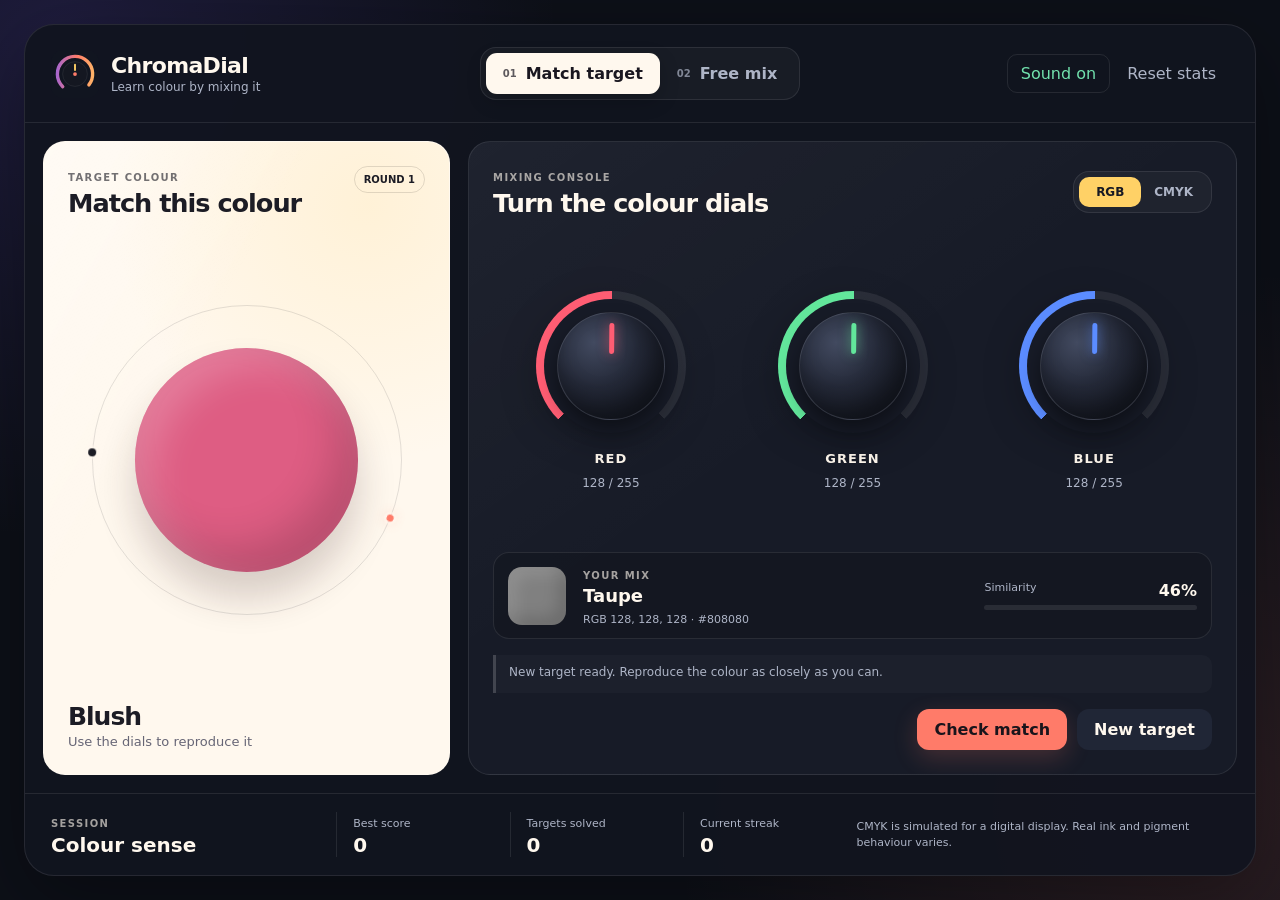
<file: index.html>
<!doctype html>
<html lang="en">
<head>
<meta charset="utf-8">
<meta name="viewport" content="width=device-width, initial-scale=1">
<meta http-equiv="refresh" content="0; url=./ChromaDial/">
<title>Play ChromaDial</title>
<link rel="canonical" href="https://prabs25.github.io/Chromadial/ChromaDial/">
<style>body{margin:0;min-height:100vh;display:grid;place-items:center;background:#10131d;color:#fff8ee;font:18px/1.6 system-ui,sans-serif;text-align:center}a{color:#ffd166}</style>
</head>
<body><main><h1>ChromaDial</h1><p>Opening the game…</p><p><a href="./ChromaDial/">Play ChromaDial</a></p></main></body>
</html>
</file>
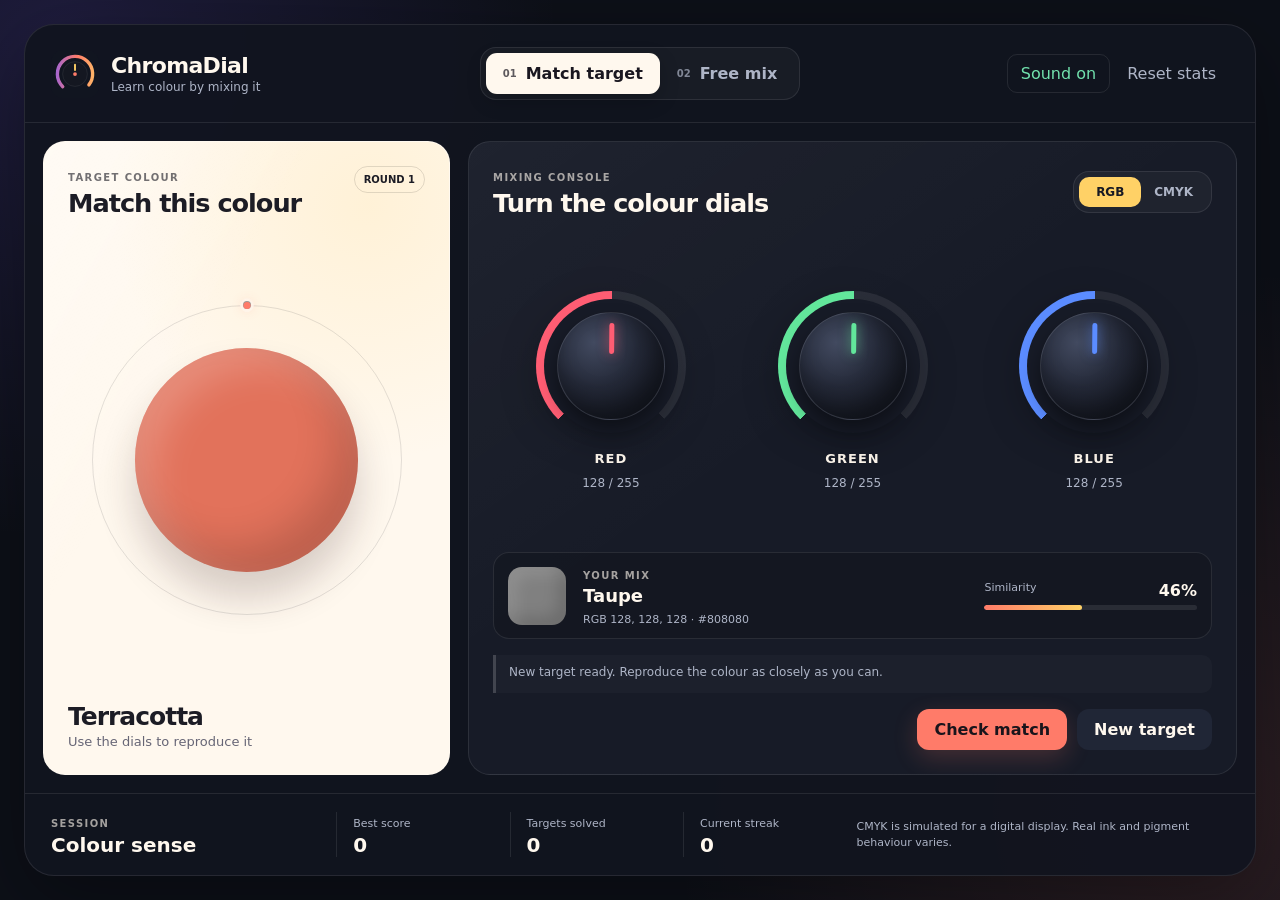
<file: ChromaDial/index.html>
<!doctype html>
<html lang="en">
<head>
  <meta charset="utf-8">
  <meta name="viewport" content="width=device-width, initial-scale=1">
  <meta name="theme-color" content="#10131d">
  <title>ChromaDial</title>
  <link rel="icon" href="assets/icon.svg" type="image/svg+xml">
  <link rel="stylesheet" href="styles.css">
  <link rel="stylesheet" href="admin.css">
</head>
<body>
  <main class="app-shell">
    <header class="topbar">
      <div class="brand" aria-label="ChromaDial home">
        <img src="assets/icon.svg" alt="" class="brand-icon">
        <div>
          <h1>ChromaDial</h1>
          <p>Learn colour by mixing it</p>
        </div>
      </div>

      <nav class="mode-switch" aria-label="Game mode">
        <button class="mode-button active" data-mode="match" type="button">
          <span class="mode-number">01</span>
          Match target
        </button>
        <button class="mode-button" data-mode="free" type="button">
          <span class="mode-number">02</span>
          Free mix
        </button>
      </nav>

      <div class="topbar-actions">
        <button id="soundButton" class="quiet-button sound-button" type="button" aria-label="Game sounds" aria-pressed="true" title="Turn game sounds off">
          Sound on
        </button>
        <button id="resetStatsButton" class="quiet-button" type="button" title="Reset saved statistics">
          Reset stats
        </button>
      </div>
    </header>

    <section class="workspace" aria-live="polite">
      <article class="colour-stage target-stage" id="targetStage">
        <div class="panel-heading">
          <div>
            <span class="eyebrow" id="stageEyebrow">TARGET COLOUR</span>
            <h2 id="stageTitle">Match this colour</h2>
          </div>
          <span class="round-chip" id="roundChip">ROUND 1</span>
        </div>

        <div class="colour-orbit target-orbit" id="targetOrbit">
          <div class="colour-disc" id="targetDisc"></div>
          <div class="orbit-ring"></div>
          <div class="orbit-runner orbit-runner-one" aria-hidden="true"><i></i></div>
          <div class="orbit-runner orbit-runner-two" aria-hidden="true"><i></i></div>
        </div>

        <div class="target-caption">
          <strong id="targetName">Loading…</strong>
          <span id="targetPrompt">Use the dials to reproduce it</span>
        </div>
      </article>

      <article class="mixer-panel">
        <div class="panel-heading mixer-heading">
          <div>
            <span class="eyebrow">MIXING CONSOLE</span>
            <h2>Turn the colour dials</h2>
          </div>
          <div class="model-switch" role="group" aria-label="Colour model">
            <button class="model-button active" data-model="rgb" type="button">RGB</button>
            <button class="model-button" data-model="cmyk" type="button">CMYK</button>
          </div>
        </div>

        <div id="knobRack" class="knob-rack" aria-label="Colour controls"></div>

        <div class="mix-readout">
          <div class="mixture-preview" id="mixturePreview" aria-label="Current mixed colour"></div>
          <div class="mix-data">
            <span class="eyebrow">YOUR MIX</span>
            <strong id="mixName">Slate</strong>
            <span id="mixValues">RGB 128, 128, 128 · #808080</span>
          </div>
          <div class="similarity-block" id="similarityBlock">
            <span>Similarity</span>
            <strong id="similarityValue">0%</strong>
            <div class="meter"><i id="similarityMeter"></i></div>
          </div>
        </div>

        <div class="feedback" id="feedback" data-tone="neutral">
          Turn a dial by dragging vertically, using the mouse wheel, or pressing the arrow keys.
        </div>

        <div class="action-row">
          <button id="randomiseButton" class="secondary-button" type="button">Random mix</button>
          <button id="checkButton" class="primary-button" type="button">Check match</button>
          <button id="newRoundButton" class="secondary-button" type="button">New target</button>
        </div>
      </article>
    </section>

    <footer class="stats-bar">
      <div class="stat-intro">
        <span class="eyebrow">SESSION</span>
        <strong>Colour sense</strong>
      </div>
      <div class="stat">
        <span>Best score</span>
        <strong id="bestStat">0</strong>
      </div>
      <div class="stat">
        <span>Targets solved</span>
        <strong id="solvedStat">0</strong>
      </div>
      <div class="stat">
        <span>Current streak</span>
        <strong id="streakStat">0</strong>
      </div>
      <p class="footer-note">CMYK is simulated for a digital display. Real ink and pigment behaviour varies.</p>
    </footer>
  </main>

  <canvas id="fireworksCanvas" class="fireworks-canvas" aria-hidden="true"></canvas>

  <script src="js/color-engine.js"></script>
  <script src="js/sound-effects.js"></script>
  <script src="js/app.js"></script>
  <script src="js/admin-device.js"></script>
</body>
</html>
</file>
<file: ChromaDial/styles.css>
:root {
  color-scheme: dark;
  --bg: #0d1018;
  --surface: #171b27;
  --surface-2: #202636;
  --cream: #fff8ee;
  --muted: #aeb5c7;
  --line: rgba(255, 255, 255, 0.09);
  --accent: #ff7b69;
  --accent-2: #ffd166;
  --good: #71e1ad;
  --danger: #ff6f91;
  --shadow: 0 24px 80px rgba(0, 0, 0, 0.35);
}

* { box-sizing: border-box; }

html, body { min-height: 100%; }

body {
  margin: 0;
  min-width: 760px;
  min-height: 640px;
  overflow: auto;
  font-family: "Segoe UI Variable", "Segoe UI", system-ui, sans-serif;
  color: var(--cream);
  background:
    radial-gradient(circle at 5% 5%, rgba(123, 92, 255, 0.16), transparent 31rem),
    radial-gradient(circle at 95% 90%, rgba(255, 123, 105, 0.13), transparent 34rem),
    var(--bg);
}

button { font: inherit; }

button:focus-visible,
[role="slider"]:focus-visible {
  outline: 3px solid rgba(255, 209, 102, 0.75);
  outline-offset: 4px;
}

.app-shell {
  width: min(1480px, calc(100vw - 48px));
  min-height: calc(100vh - 48px);
  margin: 24px auto;
  display: grid;
  grid-template-rows: auto 1fr auto;
  background: rgba(17, 21, 31, 0.94);
  border: 1px solid var(--line);
  border-radius: 30px;
  box-shadow: var(--shadow);
  overflow: hidden;
}

.topbar {
  min-height: 98px;
  display: grid;
  grid-template-columns: 1fr auto 1fr;
  align-items: center;
  gap: 22px;
  padding: 18px 26px;
  border-bottom: 1px solid var(--line);
}

.brand { display: flex; align-items: center; gap: 12px; }
.brand-icon { width: 48px; height: 48px; }
.brand h1 { margin: 0; font-size: 22px; letter-spacing: -0.03em; }
.brand p { margin: 2px 0 0; color: var(--muted); font-size: 12px; }

.mode-switch,
.model-switch {
  display: flex;
  padding: 5px;
  border: 1px solid var(--line);
  border-radius: 16px;
  background: rgba(255, 255, 255, 0.035);
}

.mode-button,
.model-button,
.quiet-button,
.secondary-button,
.primary-button {
  border: 0;
  cursor: pointer;
  transition: transform 150ms ease, background 150ms ease, color 150ms ease, box-shadow 150ms ease;
}

.mode-button {
  display: flex;
  align-items: center;
  gap: 9px;
  padding: 11px 17px;
  border-radius: 11px;
  color: var(--muted);
  background: transparent;
  font-weight: 650;
}

.mode-button.active {
  color: #1a1720;
  background: var(--cream);
  box-shadow: 0 7px 20px rgba(0, 0, 0, 0.2);
}

.mode-number { font-size: 10px; opacity: 0.7; }

.quiet-button {
  justify-self: end;
  padding: 9px 13px;
  border-radius: 10px;
  color: var(--muted);
  background: transparent;
}

.quiet-button:hover { color: var(--cream); background: rgba(255,255,255,0.06); }

.topbar-actions { display: flex; align-items: center; justify-self: end; gap: 4px; white-space: nowrap; }
.sound-button { border: 1px solid var(--line); }
.sound-button[aria-pressed="true"] { color: var(--good); }
.sound-button:disabled { cursor: default; opacity: 0.6; }

.workspace {
  display: grid;
  grid-template-columns: minmax(320px, 0.9fr) minmax(540px, 1.7fr);
  gap: 18px;
  padding: 18px;
}

.colour-stage,
.mixer-panel {
  position: relative;
  min-height: 500px;
  border: 1px solid var(--line);
  border-radius: 22px;
  overflow: hidden;
}

.colour-stage {
  display: grid;
  grid-template-rows: auto 1fr auto;
  padding: 24px;
  color: #1c1c25;
  background: var(--cream);
}

.colour-stage::before {
  content: "";
  position: absolute;
  inset: 0;
  background:
    linear-gradient(120deg, rgba(255,255,255,0.38), transparent 35%),
    radial-gradient(circle at 80% 10%, rgba(255, 209, 102, 0.17), transparent 16rem);
  pointer-events: none;
}

.panel-heading {
  position: relative;
  z-index: 2;
  display: flex;
  align-items: flex-start;
  justify-content: space-between;
  gap: 16px;
}

.panel-heading h2 { margin: 3px 0 0; font-size: clamp(20px, 2vw, 29px); letter-spacing: -0.04em; }
.eyebrow { font-size: 10px; font-weight: 800; letter-spacing: 0.14em; opacity: 0.62; }
.round-chip { padding: 7px 9px; border: 1px solid rgba(0,0,0,0.12); border-radius: 999px; font-size: 10px; font-weight: 750; }

.colour-orbit {
  position: relative;
  align-self: center;
  justify-self: center;
  width: min(26vw, 310px);
  aspect-ratio: 1;
  display: grid;
  place-items: center;
}

.colour-disc {
  width: 72%;
  aspect-ratio: 1;
  border-radius: 50%;
  background: #d75b72;
  box-shadow:
    inset 18px 18px 38px rgba(255,255,255,0.2),
    inset -20px -24px 40px rgba(0,0,0,0.16),
    0 26px 38px rgba(56, 28, 35, 0.2);
}

.orbit-ring {
  position: absolute;
  inset: 0;
  border: 1px solid rgba(25, 25, 35, 0.12);
  border-radius: 50%;
}

.orbit-runner {
  position: absolute;
  inset: 0;
  border-radius: 50%;
  pointer-events: none;
  will-change: transform;
}

.orbit-runner i {
  position: absolute;
  top: -4px;
  left: 50%;
  width: 8px;
  height: 8px;
  border-radius: 50%;
  background: #1c1c25;
  box-shadow: 0 0 0 3px rgba(255, 248, 238, 0.55);
  transform: translateX(-50%);
}

.orbit-runner-one {
  animation: orbitOne 8.5s linear infinite;
}

.orbit-runner-two {
  animation: orbitTwo 11.5s linear infinite;
}

.orbit-runner-two i {
  width: 7px;
  height: 7px;
  top: -3.5px;
  background: var(--accent);
  box-shadow: 0 0 0 3px rgba(255, 248, 238, 0.55), 0 0 12px rgba(255, 123, 105, 0.45);
}

.target-caption { position: relative; z-index: 2; }
.target-caption strong { display: block; font-size: 25px; letter-spacing: -0.04em; }
.target-caption span { color: #666575; font-size: 13px; }

.mixer-panel {
  padding: 24px;
  display: grid;
  grid-template-rows: auto minmax(220px, 1fr) auto auto auto;
  gap: 16px;
  background:
    linear-gradient(145deg, rgba(255,255,255,0.035), transparent 45%),
    var(--surface);
}

.mixer-heading { align-items: center; }
.model-button { min-width: 62px; padding: 8px 13px; border-radius: 10px; color: var(--muted); background: transparent; font-size: 12px; font-weight: 800; }
.model-button.active { color: #171923; background: var(--accent-2); }

.knob-rack {
  display: flex;
  align-items: center;
  justify-content: space-around;
  gap: 14px;
  padding: 12px 4px 2px;
}

.knob-control {
  --channel: #ff7b69;
  width: min(150px, 22%);
  min-width: 112px;
  display: grid;
  justify-items: center;
  gap: 10px;
  user-select: none;
}

.knob-wrap {
  position: relative;
  width: 100%;
  aspect-ratio: 1;
  display: grid;
  place-items: center;
  cursor: ns-resize;
  touch-action: none;
}

.knob-track {
  position: absolute;
  inset: 0;
  border-radius: 50%;
  background: conic-gradient(from 225deg, var(--channel) 0deg var(--fill-angle), rgba(255,255,255,0.08) var(--fill-angle) 270deg, transparent 270deg 360deg);
  filter: drop-shadow(0 10px 18px rgba(0,0,0,0.22));
}

.knob-track::after {
  content: "";
  position: absolute;
  inset: 8px;
  border-radius: 50%;
  background: var(--surface);
}

.knob-face {
  position: relative;
  width: 72%;
  aspect-ratio: 1;
  border: 1px solid rgba(255,255,255,0.1);
  border-radius: 50%;
  background: radial-gradient(circle at 34% 28%, #424a60 0, #242938 43%, #11141d 100%);
  box-shadow: inset -10px -14px 25px rgba(0,0,0,0.38), 0 10px 18px rgba(0,0,0,0.4);
  transform: rotate(var(--angle));
}

.knob-face::before {
  content: "";
  position: absolute;
  width: 5px;
  height: 30%;
  left: calc(50% - 2.5px);
  top: 9%;
  border-radius: 999px;
  background: var(--channel);
  box-shadow: 0 0 12px color-mix(in srgb, var(--channel), transparent 35%);
}

.knob-label { font-size: 13px; font-weight: 800; letter-spacing: 0.08em; }
.knob-value { color: var(--muted); font-variant-numeric: tabular-nums; font-size: 12px; }

.mix-readout {
  min-height: 82px;
  display: grid;
  grid-template-columns: 60px minmax(160px, 1fr) minmax(130px, 0.55fr);
  align-items: center;
  gap: 15px;
  padding: 11px 14px;
  border: 1px solid var(--line);
  border-radius: 16px;
  background: rgba(0,0,0,0.13);
}

.mixture-preview { width: 58px; aspect-ratio: 1; border-radius: 14px; background: #808080; box-shadow: inset 8px 8px 15px rgba(255,255,255,0.12), inset -8px -8px 15px rgba(0,0,0,0.15); }
.mix-data strong { display: block; margin: 2px 0; font-size: 18px; }
.mix-data > span:last-child { color: var(--muted); font-size: 11px; }
.similarity-block { display: grid; grid-template-columns: 1fr auto; gap: 5px 12px; color: var(--muted); font-size: 11px; }
.similarity-block strong { color: var(--cream); font-size: 16px; }
.meter { grid-column: 1 / -1; height: 5px; border-radius: 10px; overflow: hidden; background: rgba(255,255,255,0.09); }
.meter i { display: block; width: 0; height: 100%; border-radius: inherit; background: linear-gradient(90deg, var(--accent), var(--accent-2)); transition: width 180ms ease; }

.feedback { min-height: 38px; padding: 10px 13px; border-left: 3px solid rgba(255,255,255,0.17); color: var(--muted); background: rgba(255,255,255,0.025); border-radius: 0 10px 10px 0; font-size: 12px; }
.feedback[data-tone="good"] { border-color: var(--good); color: #bcf4d8; }
.feedback[data-tone="warn"] { border-color: var(--accent-2); color: #ffe2a0; }

.action-row { display: flex; justify-content: flex-end; gap: 10px; }
.primary-button, .secondary-button { padding: 11px 17px; border-radius: 12px; font-weight: 750; }
.primary-button { color: #19141b; background: var(--accent); box-shadow: 0 8px 24px rgba(255, 123, 105, 0.2); }
.secondary-button { color: var(--cream); background: var(--surface-2); }
.primary-button:hover, .secondary-button:hover { transform: translateY(-1px); }

.stats-bar {
  min-height: 82px;
  display: grid;
  grid-template-columns: 1.1fr repeat(3, 0.65fr) 1.5fr;
  align-items: center;
  gap: 12px;
  padding: 15px 26px;
  border-top: 1px solid var(--line);
}

.stat-intro strong, .stat strong { display: block; margin-top: 2px; font-size: 20px; }
.stat { padding-left: 16px; border-left: 1px solid var(--line); }
.stat span, .footer-note { color: var(--muted); font-size: 11px; }
.footer-note { margin: 0; line-height: 1.45; }

body.free-mode .target-stage { background: #dfe9f5; }
body.free-mode #similarityBlock,
body.free-mode #checkButton,
body.free-mode #newRoundButton,
body:not(.free-mode) #randomiseButton { display: none; }

@keyframes orbitOne {
  from { transform: rotate(-90deg); }
  to { transform: rotate(270deg); }
}

@keyframes orbitTwo {
  from { transform: rotate(110deg); }
  to { transform: rotate(470deg); }
}

.fireworks-canvas {
  position: fixed;
  inset: 0;
  z-index: 9999;
  width: 100vw;
  height: 100vh;
  pointer-events: none;
  opacity: 0;
  transition: opacity 120ms ease;
}

.fireworks-canvas.active {
  opacity: 1;
}

@media (max-width: 980px) {
  .app-shell { width: calc(100vw - 24px); margin: 12px; }
  .topbar { grid-template-columns: 1fr auto; }
  .mode-switch { grid-row: 2; grid-column: 1 / -1; justify-self: center; }
  .workspace { grid-template-columns: 1fr; }
  .colour-stage { min-height: 340px; grid-template-columns: 1fr 1fr; grid-template-rows: auto 1fr; }
  .colour-orbit { width: 230px; grid-row: 1 / 3; grid-column: 2; }
  .target-caption { align-self: end; }
  .stats-bar { grid-template-columns: repeat(4, 1fr); }
  .footer-note { grid-column: 1 / -1; }
}


/* Phone layout supports Chrome Android's Bluetooth picker and touch dials. */
@media (max-width: 759px) {
  body { min-width: 0; min-height: 100vh; }
  .app-shell { width: calc(100vw - 12px); min-height: calc(100vh - 12px); margin: 6px; border-radius: 17px; }
  .topbar { display: flex; flex-wrap: wrap; gap: 10px; min-height: auto; padding: 14px 12px; }
  .brand { flex: 1 1 auto; }
  .brand-icon { width: 36px; height: 36px; }
  .brand h1 { font-size: 19px; }
  .topbar-actions { margin-left: auto; }
  .quiet-button { font-size: 11px; padding: 8px; }
  .mode-switch { order: 3; width: 100%; justify-content: center; }
  .mode-button { flex: 1 1 0; justify-content: center; padding: 9px 7px; font-size: 12px; }
  .workspace { grid-template-columns: minmax(0, 1fr); gap: 9px; padding: 9px; }
  .colour-stage { min-height: 300px; display: grid; grid-template-columns: 1fr; grid-template-rows: auto 1fr auto; padding: 16px; }
  .colour-orbit { width: min(43vw, 180px); grid-row: 2; grid-column: 1; }
  .target-caption { align-self: end; }
  .target-caption strong { font-size: 20px; }
  .mixer-panel { min-height: 415px; padding: 14px; gap: 10px; grid-template-rows: auto minmax(145px, 1fr) auto auto auto; }
  .panel-heading h2 { font-size: 20px; }
  .knob-rack { gap: 5px; padding: 4px 0; }
  .knob-control { width: 24%; min-width: 0; gap: 6px; }
  .knob-label { font-size: 10px; }
  .knob-value { font-size: 10px; white-space: nowrap; }
  .mix-readout { grid-template-columns: 42px minmax(0,1fr); padding: 9px; gap: 10px; }
  .mixture-preview { width: 42px; }
  .mix-data strong { font-size: 15px; }
  .mix-data > span:last-child { overflow-wrap: anywhere; }
  .similarity-block { grid-column: 1 / -1; }
  .action-row { flex-wrap: wrap; }
  .primary-button, .secondary-button { padding: 10px 12px; font-size: 12px; }
  .stats-bar { grid-template-columns: repeat(3, minmax(0, 1fr)); gap: 10px; padding: 12px; }
  .stat-intro, .footer-note { grid-column: 1 / -1; }
  .stat { padding-left: 9px; }
  .stat-intro strong, .stat strong { font-size: 16px; }
}
</file>
<file: ChromaDial/admin.css>
/* The hardware console is deliberately separate from the ordinary game UI. */
.admin-dialog {
  width: min(620px, calc(100vw - 28px));
  max-height: min(90vh, 840px);
  overflow-y: auto;
  padding: 0 24px 24px;
  color: #fff8ee;
  border: 1px solid rgba(255,255,255,.16);
  border-radius: 22px;
  background: #191f2b;
  box-shadow: 0 30px 110px #000a;
  font: 14px/1.5 "Segoe UI", system-ui, sans-serif;
}
.admin-dialog::backdrop { background: rgba(3,5,11,.82); }
.admin-dialog [hidden] { display: none !important; }
.admin-header {
  display: flex;
  justify-content: space-between;
  align-items: flex-start;
  gap: 16px;
  padding: 24px 0 16px;
  border-bottom: 1px solid #ffffff20;
  margin-bottom: 18px;
}
.admin-header h2 { margin: 3px 0 0; font-size: 24px; line-height: 1.15; }
.admin-eyebrow { color: #ffd166; font-size: 10px; font-weight: 800; letter-spacing: .16em; }
.admin-close {
  border: none;
  border-radius: 12px;
  background: #ffffff17;
  color: #fff8ee;
  font-size: 27px;
  width: 40px;
  height: 40px;
  cursor: pointer;
}
.admin-form { display: grid; gap: 16px; }
.admin-form label { display: grid; gap: 7px; font-weight: 650; }
.admin-form input {
  width: 100%;
  min-width: 0;
  border: 1px solid #ffffff30;
  border-radius: 10px;
  background: #0f1420;
  color: #fff;
  padding: 11px 12px;
  font: inherit;
}
.admin-hint { color: #c5ccdb; font-size: 12px; line-height: 1.6; }
.admin-dialog button { cursor: pointer; font: inherit; }
.admin-dialog button:disabled { opacity: .48; cursor: not-allowed; }
.admin-primary, .admin-secondary {
  border: 1px solid transparent;
  padding: 11px 12px;
  border-radius: 10px;
  font-weight: 700 !important;
}
.admin-primary { color: #181620; background: #ffd166; }
.admin-secondary { color: #f6f2f0; background: #2c3547; border-color: #ffffff18; }
.admin-controls { display: grid; grid-template-columns: repeat(2, minmax(0,1fr)); gap: 10px; margin: 18px 0; }
.admin-connection {
  display: flex;
  align-items: center;
  gap: 12px;
  border: 1px solid #ffffff25;
  background: #101622;
  padding: 14px;
  border-radius: 12px;
  margin: 16px 0;
}
.admin-connection strong { display: block; overflow-wrap: anywhere; }
.admin-connection small { display: block; color: #bbc4d8; margin-top: 3px; }
.admin-led { width: 12px; height: 12px; background: #667187; border-radius: 50%; flex-shrink: 0; }
.admin-led.active { background: #71e1ad; box-shadow: 0 0 15px #71e1ad; }
.admin-check { display: flex; align-items: center; gap: 8px; padding: 8px 0; cursor: pointer; }
.admin-check input { width: 17px; height: 17px; accent-color: #ffd166; }
.admin-rgb { display: flex; align-items: center; gap: 12px; background: #101622; border-radius: 12px; padding: 12px; margin: 14px 0; }
.admin-rgb span { color: #bfc8da; }
.admin-rgb strong { margin-left: auto; font-variant-numeric: tabular-nums; white-space: nowrap; }
.admin-rgb i { display: block; width: 32px; height: 32px; border-radius: 8px; border: 1px solid #ffffff35; flex-shrink: 0; }
.admin-tests { display: flex; flex-wrap: wrap; gap: 8px; }
.admin-tests button { background: #303c50; color: white; border: 1px solid #ffffff18; border-radius: 9px; padding: 8px 13px; }
.admin-status { color: #ffce7a; min-height: 1.5em; }
.admin-status.is-error { color: #ff8f9f; }
.admin-note { font-size: 11px; color: #9da9c2; padding-top: 14px; border-top: 1px solid #ffffff16; line-height: 1.5; }
@media (max-width: 520px) {
  .admin-dialog { padding: 0 15px 16px; }
  .admin-controls { grid-template-columns: 1fr; }
  .admin-header h2 { font-size: 20px; }
  .admin-rgb { flex-wrap: wrap; }
}
</file>
